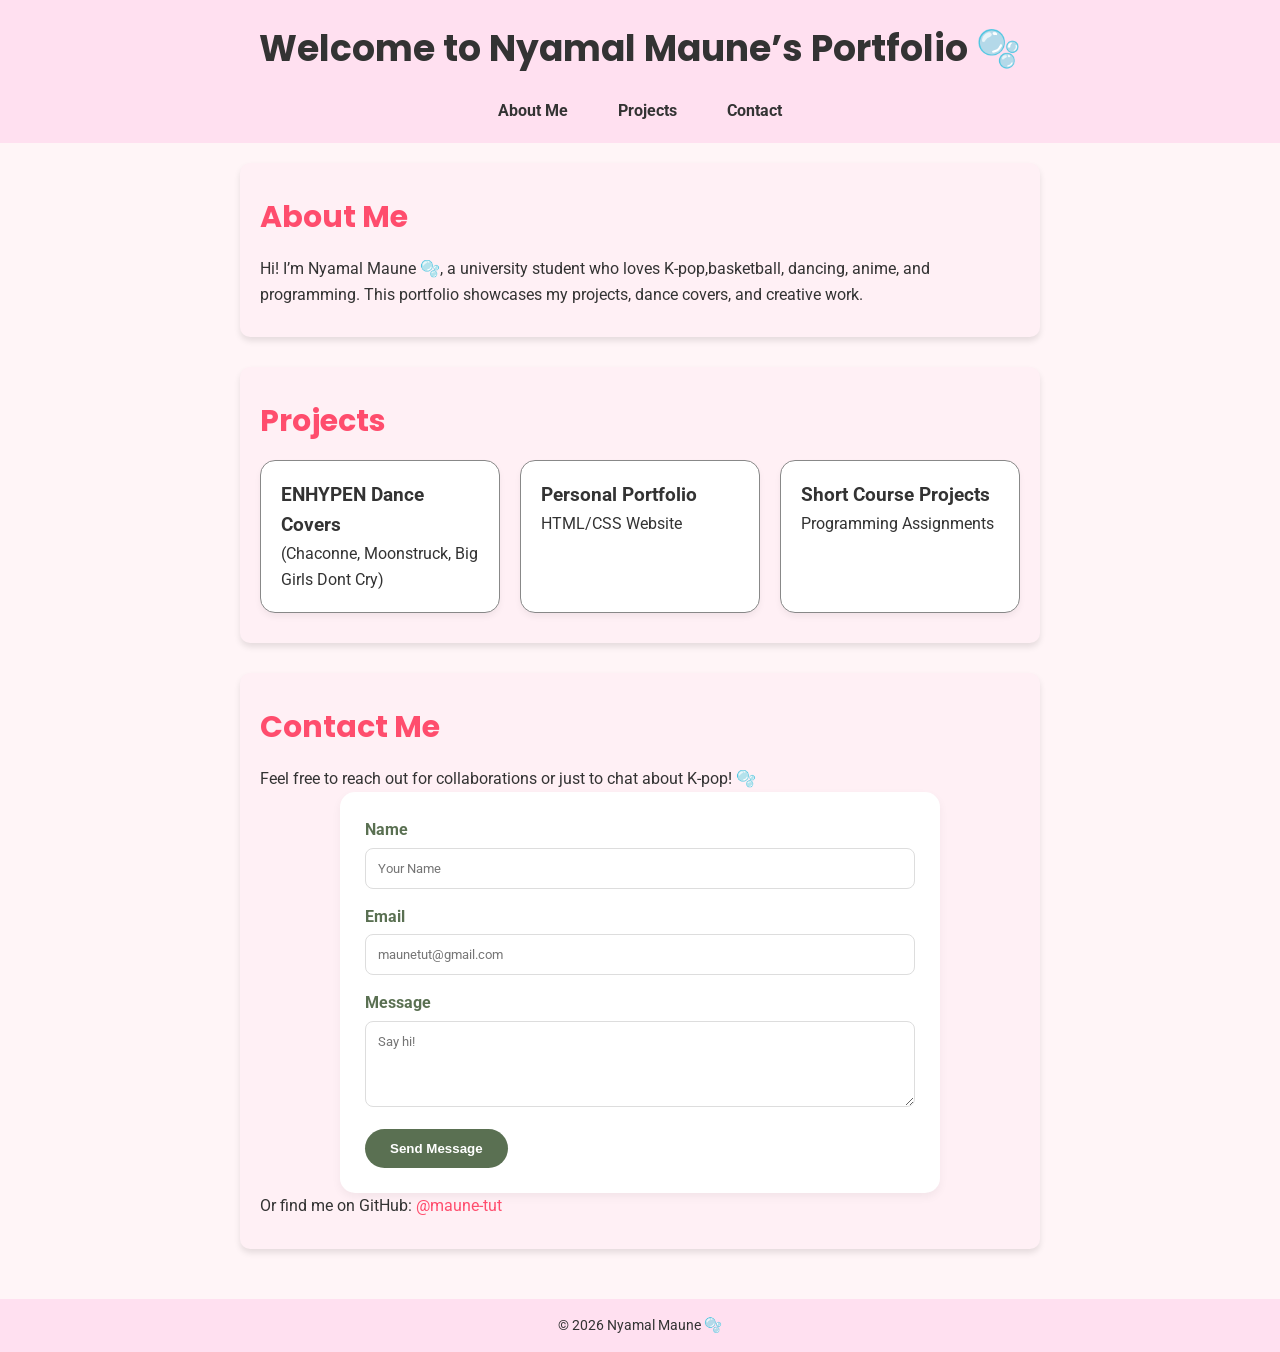
<file: index.html>
<!DOCTYPE html>
<head>
    <meta charset="UTF-8">
    <meta name="viewport" content="width=device-width, initial-scale=1.0">
    <title>Mau’s Portfolio 🫧</title>
     <!-- Google Fonts -->
    <link href="https://fonts.googleapis.com/css2?family=Poppins:wght@600&family=Roboto&display=swap" rel="stylesheet">

    <!-- Your CSS -->
    <link rel="stylesheet" href="styles/styles.css">
</head>
<body>

    <header>
        <h1>Welcome to Nyamal Maune’s Portfolio 🫧</h1>
        <nav>
            <ul>
                <li><a href="#about">About Me</a></li>
                <li><a href="#projects">Projects</a></li>
                <li><a href="#contact">Contact</a></li>
            </ul>
        </nav>
    </header>

    <main>
        <section id="about">
            <h2>About Me</h2>
            <p>Hi! I’m Nyamal Maune 🫧, a university student who loves K-pop,basketball, dancing, anime, and programming. This portfolio showcases my projects, dance covers, and creative work.</p>
        </section>

        <section id="projects">
    <h2>Projects</h2>
    <div class="projects-grid">
        <div class="project-card">
            <h3>ENHYPEN Dance Covers</h3>
            <p>(Chaconne, Moonstruck, Big Girls Dont Cry)</p>
        </div>
        <div class="project-card">
            <h3>Personal Portfolio</h3>
            <p>HTML/CSS Website</p>
        </div>
        <div class="project-card">
            <h3>Short Course Projects</h3>
            <p>Programming Assignments</p>
        </div>
    </div>
</section>

        <section id="contact">
    <h2>Contact Me</h2>
    <p>Feel free to reach out for collaborations or just to chat about K-pop! 🫧</p>
    
    <form id="contact-form">
        <div class="form-group">
            <label for="name">Name</label>
            <input type="text" id="name" name="name" placeholder="Your Name" required>
        </div>
        
        <div class="form-group">
            <label for="email">Email</label>
            <input type="email" id="email" name="email" placeholder="maunetut@gmail.com" required>
        </div>
        
        <div class="form-group">
            <label for="message">Message</label>
            <textarea id="message" name="message" rows="4" placeholder="Say hi!"></textarea>
        </div>
        
        <button type="submit" class="button">Send Message</button>
    </form>

    <div class="social-links">
        <p>Or find me on GitHub: <a href="https://github.com/maune-tut">@maune-tut</a></p>
    </div>
</section>
    </main>

    <footer>
        <p>© 2026 Nyamal Maune 🫧</p>
    </footer>

    <script src="scripts/main.js"></script>
</body>
</html>
</file>
<file: styles/styles.css>
/* Task 4.2: CSS Grid Gallery */
.projects-grid {
    display: grid;
    gap: 20px;
    grid-template-columns: 1fr; /* Mobile: 1 Column */
}

/* Task 4.3: Responsive Breakpoints */
@media (min-width: 768px) {
    .projects-grid {
        grid-template-columns: repeat(2, 1fr); /* Tablet: 2 Columns */
    }
}

@media (min-width: 1024px) {
    .projects-grid {
        grid-template-columns: repeat(3, 1fr); /* Desktop: 3 Columns */
    }
}

/* Task 3.2: Card Component Styling */
.project-card {
    background: white;
    padding: 20px;
    border: 1px solid var(--color-muted);
    border-radius: 15px;
    box-shadow: 0 4px 6px rgba(0,0,0,0.05);
    transition: transform 0.3s ease; /* Task 4.4: Polish */
}

.project-card:hover {
    transform: translateY(-5px); /* Task 4.4: Hover State */
}/* Task 3.1, 3.3 & 3.4: Base Setup & Systems */
:root {
    /* Color Palette */
    --color-primary: #ffc0cb;       /* Your signature pink */
    --color-secondary: #5a7052;     /* Matcha green */
    --color-background: #fff5f7;    /* Soft light pink */
    --color-text: #333333;
    --color-muted: #888888;

    /* Typography Scale */
    --font-base: 1rem;              /* 16px */
    --font-lg: 1.125rem;            /* 18px */
    --font-xl: 1.25rem;             /* 20px */
    --font-2xl: 1.5rem;             /* 24px */
    --font-3xl: 1.875rem;           /* 30px */
    --font-4xl: 2.25rem;            /* 36px */

    /* Font Families */
    --font-heading: 'Poppins', sans-serif;
    --font-body: 'Roboto', sans-serif;
}

/* Task 3.1: Global Reset */
* {
    margin: 0;
    padding: 0;
    box-sizing: border-box; /* This fixes the "Broken Box" issue globally */
}

body {
    font-family: var(--font-body);
    font-size: var(--font-base);
    line-height: 1.6;
    background-color: var(--color-background);
    color: var(--color-text);
}

h1 { font-family: var(--font-heading); font-size: var(--font-4xl); margin-bottom: 20px; }
h2 { font-family: var(--font-heading); font-size: var(--font-3xl); margin-bottom: 15px; }/* Reset some default styles */
* {
    margin: 0;
    padding: 0;
    box-sizing: border-box;
}

/* Body styling */
body {
    font-family: 'Roboto', sans-serif; 
    background-color: linear-gradient(to bottom right, #fff0f5, #ffe6f0);
    color: #333;
    line-height: 1.6;
}

/* Header */
header {
    background-color: #ffe0f0;
    padding: 20px;
    text-align: center;
}

/* Navigation */
nav ul {
    display: flex;
    justify-content: center;
    list-style: none;
    gap: 20px;
    margin-top: 10px;
}

nav ul li a {
    text-decoration: none;
    color: #333;
    font-weight: bold;
}

nav ul li a:hover {
    color: #ff4d6d;
}

/* Main sections */
main {
    padding: 20px;
}

section {
    margin-bottom: 40px;
}

/* Footer */
footer {
    text-align: center;
    padding: 15px;
    background-color: #ffe0f0;
    font-size: 0.9rem;
}
/* Flexbox navigation */
nav ul {
    display: flex;           /* arrange items in a row */
    justify-content: center; /* center them horizontally */
    gap: 30px;               /* space between links */
    list-style: none;        /* remove bullets */
    margin-top: 10px;
}

nav ul li a {
    text-decoration: none;
    color: #333;
    font-weight: bold;
    padding: 5px 10px;
    transition: color 0.3s, background 0.3s;
}

nav ul li a:hover {
    color: #fff;
    background-color: #ff4d6d;
    border-radius: 5px;
}
/* Sections */
section {
    padding: 30px 20px;
    background-color: #fff0f5;
    border-radius: 10px;
    margin-bottom: 30px;
    max-width: 800px;
    margin-left: auto;
    margin-right: auto;
    box-shadow: 0 4px 6px rgba(0,0,0,0.1);
}

section h2 {
    margin-bottom: 15px;
    color: #ff4d6d;
}
/* Projects Grid */
#projects ul {
    display: grid;
    grid-template-columns: repeat(auto-fit, minmax(200px, 1fr));
    gap: 20px;
    padding-left: 0; /* remove default list padding */
}

#projects ul li {
    list-style: none; /* remove bullets */
    background-color: #ffe6f0;
    padding: 15px;
    border-radius: 8px;
    text-align: center;
    box-shadow: 0 2px 4px rgba(0,0,0,0.1);
    transition: transform 0.3s;
}

#projects ul li:hover {
    transform: translateY(-5px);
}
/* Responsive Design */
@media (max-width: 600px) {
    nav ul {
        flex-direction: column;
        gap: 10px;
    }

    section {
        padding: 20px 10px;
    }
}
/* Links hover effect */
a {
    color: #ff4d6d;
    text-decoration: none;
    transition: color 0.3s, transform 0.3s;
}

a:hover {
    color: #ff1a45;
    transform: scale(1.05);
}

/* Section hover subtle effect */
section:hover {
    box-shadow: 0 8px 12px rgba(0,0,0,0.15);
    transform: translateY(-3px);
    transition: all 0.3s;
}

/* Footer links (if any) */
footer a:hover {
    color: #ff1a45;
}
/* Projects Grid */
#projects ul {
    display: grid;
    grid-template-columns: repeat(auto-fit, minmax(200px, 1fr));
    gap: 20px;
    padding-left: 0; /* remove default list padding */
}

#projects ul li {
    list-style: none; /* remove bullets */
    background-color: #ffe6f0;
    padding: 15px;
    border-radius: 8px;
    text-align: center;
    box-shadow: 0 2px 4px rgba(0,0,0,0.1);
    transition: transform 0.3s;
}

#projects ul li:hover {
    transform: translateY(-5px);
}
/* Task 4.4 & Day 4: Form Styling */
#contact-form {
    max-width: 600px;
    margin: 0 auto;
    background: white;
    padding: 25px;
    border-radius: 15px;
    box-shadow: 0 4px 10px rgba(0,0,0,0.05);
}

.form-group {
    margin-bottom: 15px;
    text-align: left;
}

.form-group label {
    display: block;
    margin-bottom: 5px;
    font-weight: bold;
    color: var(--color-secondary); /* Matcha Green */
}

input, textarea {
    width: 100%;
    padding: 12px;
    border: 1px solid #ddd;
    border-radius: 8px;
    font-family: var(--font-body);
}

/* Task 4.4: Focus States (Accessibility) */
input:focus, textarea:focus {
    outline: 2px solid var(--color-primary); /* Pink outline */
    border-color: transparent;
}

/* Task 4.4: Button Polish */
.button {
    background-color: var(--color-secondary);
    color: white;
    padding: 12px 25px;
    border: none;
    border-radius: 25px;
    cursor: pointer;
    font-weight: bold;
    transition: all 0.3s ease;
}

.button:hover {
    transform: translateY(-2px);
    box-shadow: 0 4px 8px rgba(0,0,0,0.1);
    background-color: var(--color-primary); /* Changes to pink on hover! */
}
</file>
